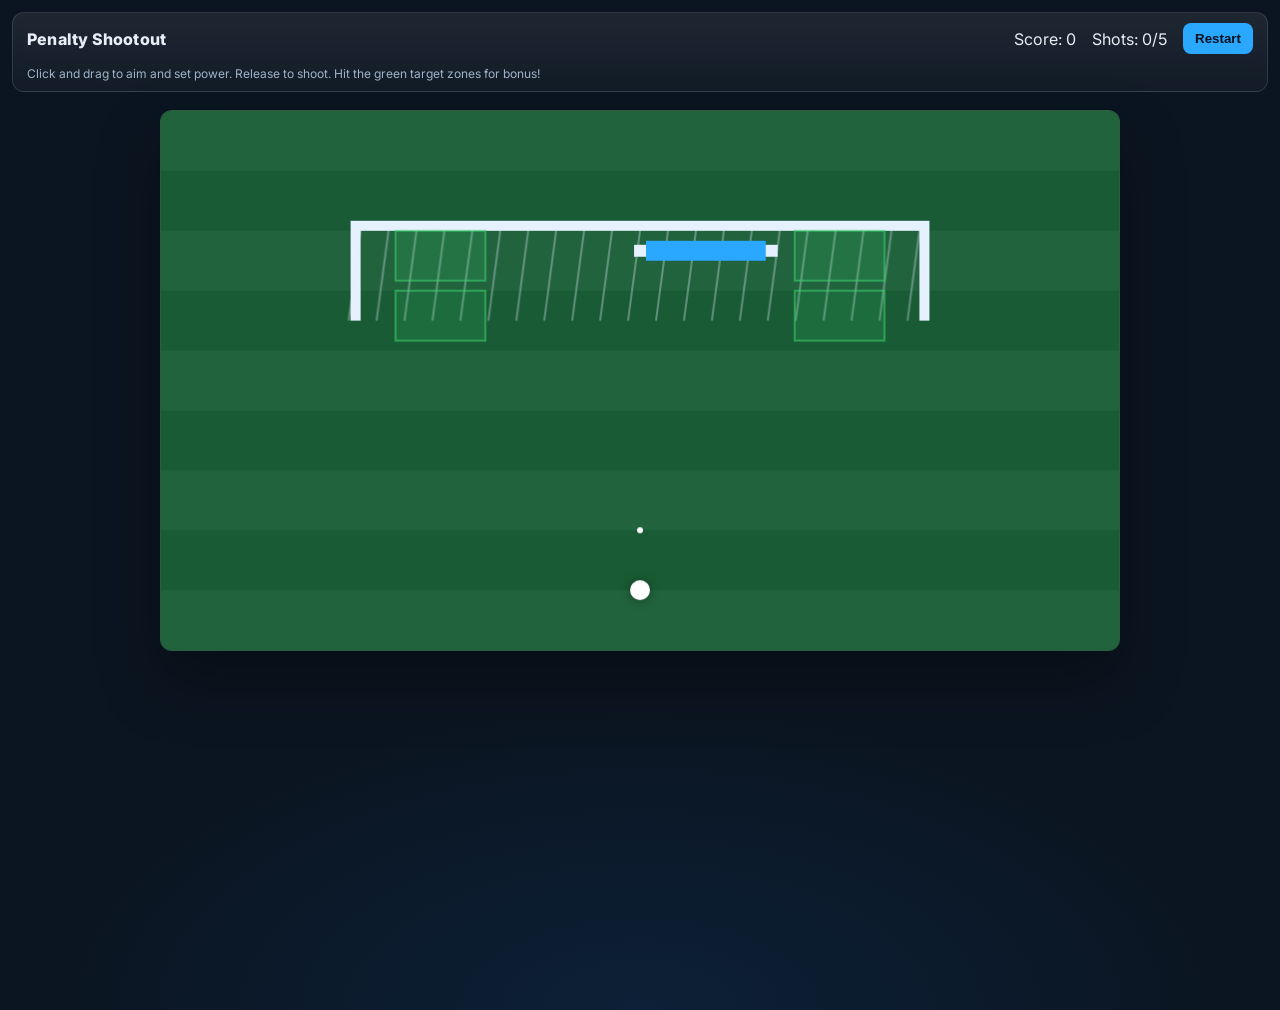
<file: footballer-game/index.html>
<!doctype html>
<html lang="en">
  <head>
    <meta charset="utf-8" />
    <meta name="viewport" content="width=device-width, initial-scale=1" />
    <title>Penalty Shootout</title>
    <link rel="preconnect" href="https://fonts.googleapis.com">
    <link rel="preconnect" href="https://fonts.gstatic.com" crossorigin>
    <link href="https://fonts.googleapis.com/css2?family=Inter:wght@400;600;800&display=swap" rel="stylesheet">
    <link rel="stylesheet" href="style.css" />
  </head>
  <body>
    <div class="hud">
      <div class="title">Penalty Shootout</div>
      <div class="stats">
        <span id="score">Score: 0</span>
        <span id="shots">Shots: 0/5</span>
        <button id="resetBtn" title="Restart (R)">Restart</button>
      </div>
      <div class="help">Click and drag to aim and set power. Release to shoot. Hit the green target zones for bonus!</div>
    </div>
    <canvas id="game" width="960" height="540" aria-label="Penalty shootout game" role="img"></canvas>

    <script src="game.js"></script>
  </body>
</html>
</file>
<file: footballer-game/style.css>
* {
  box-sizing: border-box;
}

:root {
  --bg: #0b1521;
  --panel: #0f2137;
  --text: #e7eef7;
  --muted: #9fb3c8;
  --accent: #3bd671;
  --accent-2: #2aa8ff;
  --danger: #ff4d4f;
}

html, body {
  margin: 0;
  padding: 0;
  background: radial-gradient(1200px 600px at 50% 100%, #0c2037 0%, var(--bg) 50%);
  height: 100%;
  color: var(--text);
  font-family: Inter, system-ui, -apple-system, Segoe UI, Roboto, Ubuntu, Cantarell, 'Helvetica Neue', Arial, 'Noto Sans', 'Apple Color Emoji', 'Segoe UI Emoji';
}

.hud {
  position: fixed;
  top: 12px;
  left: 12px;
  right: 12px;
  display: grid;
  grid-template-columns: 1fr auto;
  gap: 12px;
  align-items: center;
  background: linear-gradient(180deg, rgba(255,255,255,0.08), rgba(255,255,255,0.03));
  border: 1px solid rgba(255,255,255,0.12);
  border-radius: 12px;
  padding: 10px 14px;
  backdrop-filter: blur(6px);
}

.title {
  font-weight: 800;
  letter-spacing: 0.2px;
}

.stats {
  display: flex;
  align-items: center;
  gap: 16px;
}

#resetBtn {
  padding: 8px 12px;
  border-radius: 8px;
  background: var(--accent-2);
  color: #00111f;
  border: none;
  font-weight: 700;
  cursor: pointer;
}

#resetBtn:hover { filter: brightness(1.06); }

.help {
  grid-column: 1 / -1;
  color: var(--muted);
  font-size: 12px;
}

#game {
  display: block;
  width: min(96vw, 960px);
  height: auto;
  margin: 110px auto 24px;
  border-radius: 12px;
  background: #154c2e;
  box-shadow: 0 30px 60px rgba(0,0,0,0.35);
  border: 1px solid rgba(255,255,255,0.1);
}

.badge {
  position: absolute;
  right: 20px;
  bottom: 20px;
  background: rgba(0,0,0,0.35);
  color: white;
  padding: 8px 10px;
  border-radius: 8px;
  font-size: 12px;
}
</file>
